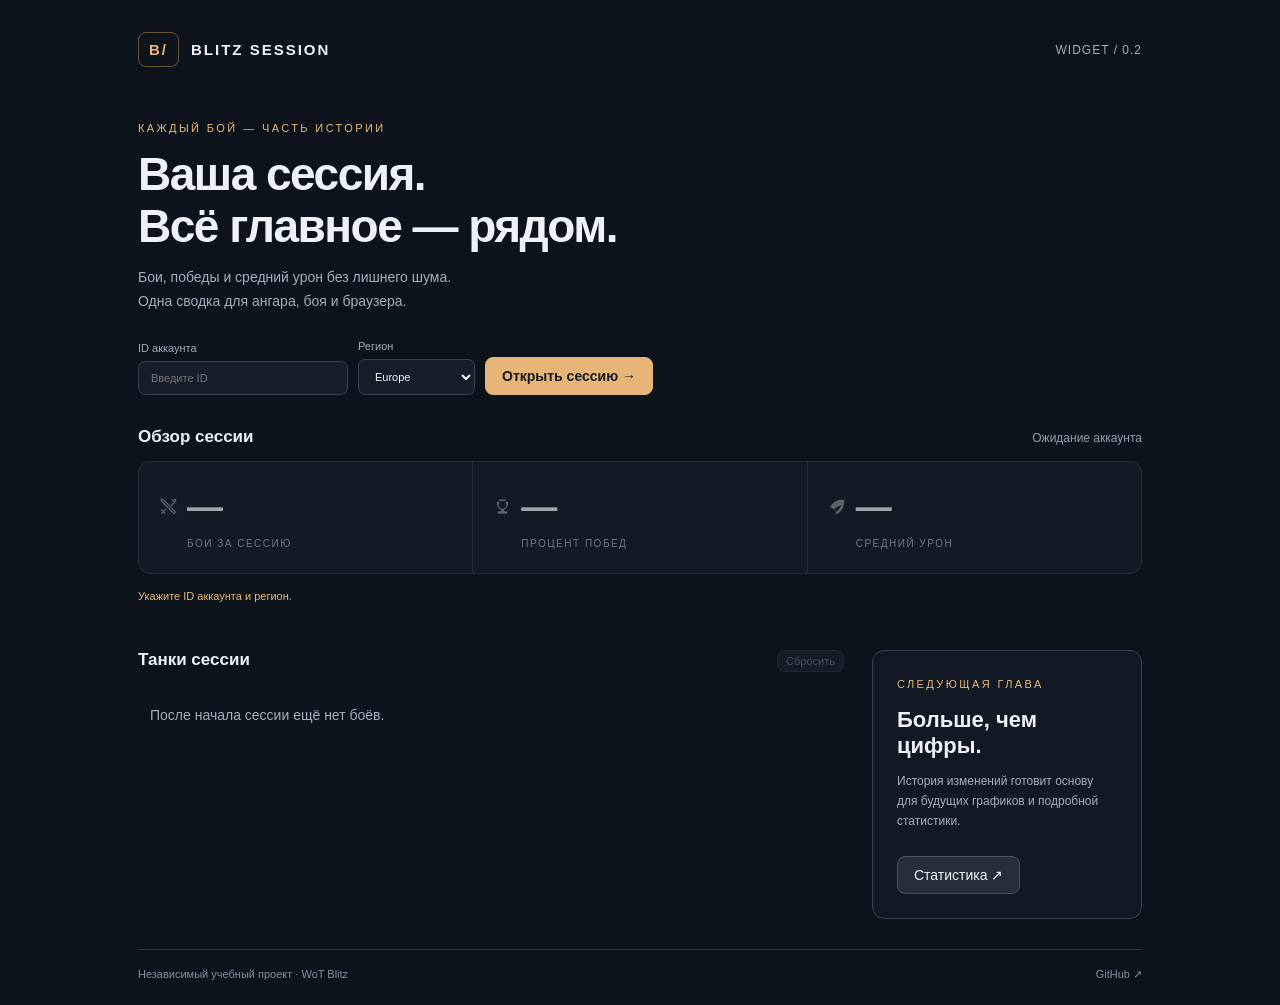
<file: index.html>
<!doctype html>
<html lang="ru"><head><meta charset="utf-8"><meta name="viewport" content="width=device-width,initial-scale=1"><title>Blitz Session · 0.2</title><link rel="stylesheet" href="style.css?v=07"></head>
<body class="browser"><main class="shell">
<header class="site-header browser-only"><a class="brand" href="index.html"><span class="brand-mark">B/</span>BLITZ SESSION</a><span>WIDGET / 0.2</span></header>
<div class="hero browser-only"><span class="eyebrow">Каждый бой — часть истории</span><h1>Ваша сессия.<br>Всё главное — рядом.</h1><p>Бои, победы и средний урон без лишнего шума.<br>Одна сводка для ангара, боя и браузера.</p></div>
<form id="accountForm" class="account-form browser-only"><label>ID аккаунта<input id="accountInput" name="account_id" inputmode="numeric" pattern="[0-9]+" placeholder="Введите ID" required></label><label>Регион<select id="realmInput" name="game_realm"><option value="eu">Europe</option><option value="na">North America</option><option value="asia">Asia</option></select></label><button type="submit">Открыть сессию →</button></form>
<div class="section-heading browser-only"><h2>Обзор сессии</h2><span class="subtle" id="nickname">Ожидание аккаунта</span></div>
<section class="summary" id="summary" aria-label="Статистика сессии"><div class="stat" title="Бои"><svg class="icon" viewBox="0 0 24 24" aria-hidden="true"><path d="m5 3 16 16-2 2L3 5V3h2Zm14 0h2v2l-6 6M9 15l-6 6m0-5 5 5m8-18 5 5"/></svg><strong id="sessionBattles">—</strong><span class="label">Бои за сессию</span></div><div class="stat" title="Процент побед"><svg class="icon icon-solid" viewBox="0 0 24 24" aria-hidden="true"><path d="M8 3h8v3h3v2c0 4-2 7-5 8v2h4v3H6v-3h4v-2c-3-1-5-4-5-8V6h3V3Zm0 6H7c0 3 1 5 5 6 4-1 5-3 5-6h-1V5H8v4Z"/></svg><strong id="sessionWinRate">—</strong><span class="label">Процент побед</span></div><div class="stat" title="Средний урон"><svg class="icon icon-solid" viewBox="0 0 24 24" aria-hidden="true"><path d="M3 12c3-5 7-8 13-9l5 1-1 5c-1 6-4 10-9 13l-3-6-5-3Zm5 3 2 4c3-2 5-5 7-9l-6 3-3 2Z"/></svg><strong id="sessionAvgDamage">—</strong><span class="label">Средний урон</span></div></section>
<button id="hangarResetButton" class="hangar-reset" type="button" aria-label="Сбросить сессию" title="Перезапустить обновление сессии" disabled><svg viewBox="0 0 24 24" aria-hidden="true"><path d="M20 11a8 8 0 1 0 1 4M20 5v6h-6"/></svg></button>
<div id="errorLine" class="status" role="status"></div>
<div class="workspace browser-only"><section class="tank-section"><div class="section-heading"><h2>Танки сессии</h2><button id="resetButton" class="reset-button" type="button" title="Сброс общей сессии на всех устройствах" disabled>Сбросить</button></div><div id="tankList" class="tank-list"></div></section><aside class="future"><span class="eyebrow">Следующая глава</span><h2>Больше, чем цифры.</h2><p>История изменений готовит основу для будущих графиков и подробной статистики.</p><a class="button" href="coming-soon.html">Статистика ↗</a></aside></div>
<footer class="browser-only"><span>Независимый учебный проект · WoT Blitz</span><a href="https://github.com/Vladollars/blitz-session-widget">GitHub ↗</a></footer>
</main><script src="config.js?v=07"></script><script src="frontend.js?v=07"></script></body></html>
</file>
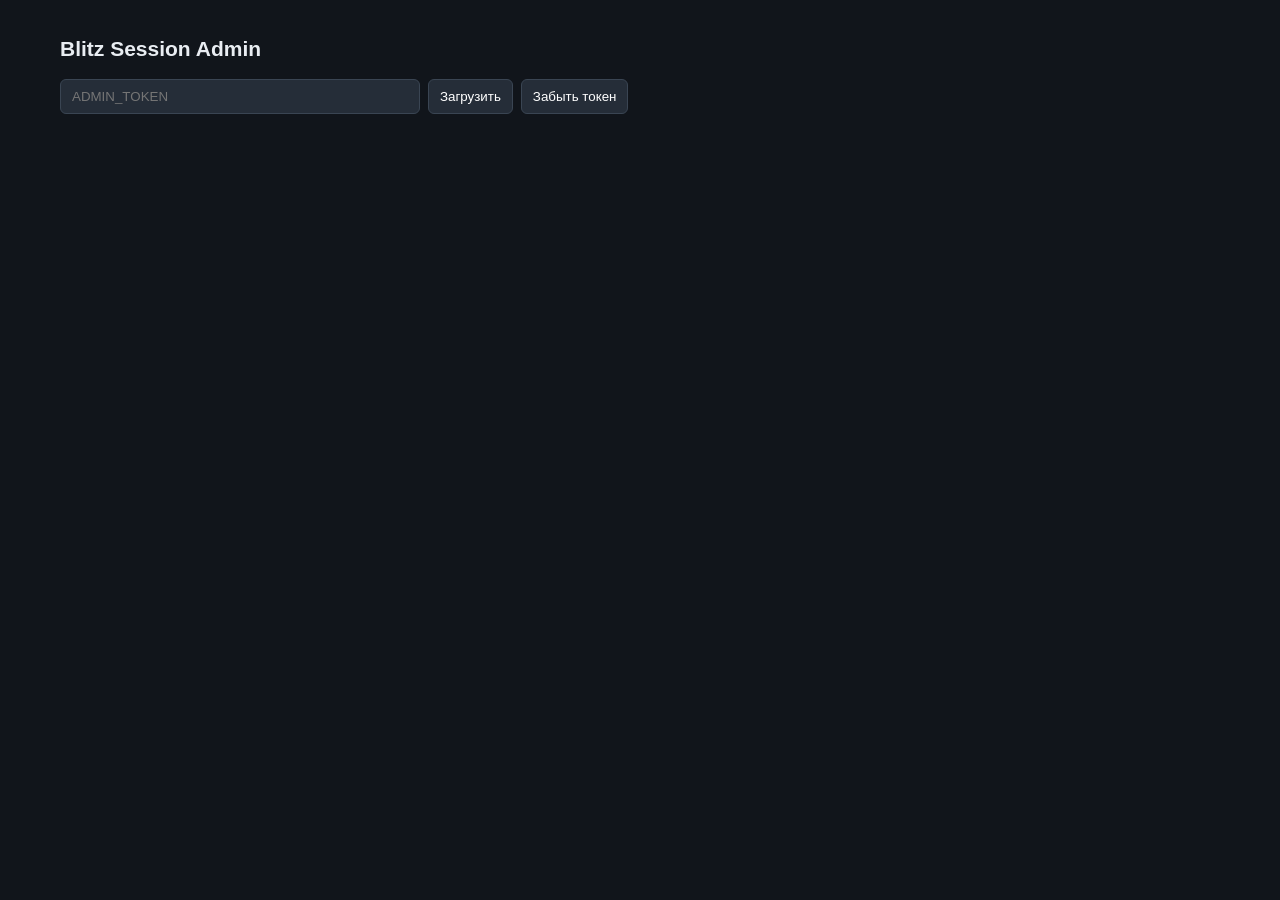
<file: admin.html>
<!doctype html>
<html lang="ru">
<head>
<meta charset="utf-8">
<meta name="viewport" content="width=device-width,initial-scale=1">
<title>Blitz Session Admin</title>
<style>
*{box-sizing:border-box}body{margin:0;background:#11151b;color:#e9edf2;font:14px Arial,sans-serif}main{max-width:1200px;margin:0 auto;padding:20px}.top{display:flex;gap:8px;align-items:center;flex-wrap:wrap}.card{background:#1c222b;border-radius:8px;padding:12px 16px}.stat{font-size:26px;font-weight:bold}.muted{color:#8993a1;font-size:12px}input,button{background:#252d38;color:#fff;border:1px solid #3a4553;border-radius:6px;padding:9px 11px}input{min-width:360px}button{cursor:pointer}table{width:100%;border-collapse:collapse;margin-top:16px;background:#181e26}th,td{padding:8px 10px;border-bottom:1px solid #2a333f;text-align:left;white-space:nowrap}th{color:#aeb8c5}#err{color:#ff8d8d;margin-top:12px;white-space:pre-wrap}.groups{display:flex;gap:12px;flex-wrap:wrap;margin-top:14px}.groups .card{min-width:220px}pre{margin:6px 0 0;white-space:pre-wrap}@media(max-width:700px){input{min-width:100%;width:100%}.tablewrap{overflow:auto}}
</style>
</head>
<body>
<main>
<h2>Blitz Session Admin</h2>
<div class="top">
<input id="token" type="password" placeholder="ADMIN_TOKEN">
<button id="load">Загрузить</button>
<button id="forget">Забыть токен</button>
</div>
<div id="err"></div>
<div id="summary" class="groups"></div>
<div id="groups" class="groups"></div>
<div class="tablewrap"><table id="users" hidden><thead><tr><th>Nickname</th><th>Account ID</th><th>Realm</th><th>Platform</th><th>Distribution</th><th>Version</th><th>First seen</th><th>Last seen</th><th>Requests</th></tr></thead><tbody></tbody></table></div>
</main>
<script src="config.js?v=obs011"></script>
<script>
(function(){
var api=String(window.BLITZ_SESSION_API||"").replace(/\/+$/,"");var ti=document.getElementById("token"),err=document.getElementById("err"),sum=document.getElementById("summary"),groups=document.getElementById("groups"),table=document.getElementById("users"),body=table.querySelector("tbody");
try{ti.value=sessionStorage.getItem("blitz-admin-token")||""}catch(e){}
function dt(v){if(!v)return"-";try{return new Date(Number(v)).toLocaleString()}catch(e){return String(v)}}
function esc(v){return String(v==null?"":v).replace(/[&<>\"]/g,function(c){return{"&":"&amp;","<":"&lt;",">":"&gt;",'\"':"&quot;"}[c]})}
function card(label,value){return'<div class="card"><div class="stat">'+esc(value)+'</div><div class="muted">'+esc(label)+'</div></div>'}
function group(title,arr,key){var lines=(arr||[]).map(function(x){return x[key]+": "+x.users+" users / "+x.requests+" req"}).join("\n")||"-";return'<div class="card"><b>'+esc(title)+'</b><pre>'+esc(lines)+'</pre></div>'}
function load(){var token=ti.value.trim();err.textContent="";if(!token){err.textContent="Нужен ADMIN_TOKEN";return}try{sessionStorage.setItem("blitz-admin-token",token)}catch(e){}var x=new XMLHttpRequest();x.onreadystatechange=function(){if(x.readyState!==4)return;if(x.status<200||x.status>=300){err.textContent="HTTP "+x.status+"\n"+x.responseText;return}var d;try{d=JSON.parse(x.responseText)}catch(e){err.textContent="JSON parse error";return}sum.innerHTML=card("Всего пользователей",d.summary.total_users)+card("Активны 24ч",d.summary.active_24h)+card("Активны 7д",d.summary.active_7d);groups.innerHTML=group("Platforms",d.platforms,"platform")+group("Distributions",d.distributions,"distribution")+group("Versions",d.versions,"mod_version");body.innerHTML="";(d.users||[]).forEach(function(u){var tr=document.createElement("tr");tr.innerHTML='<td>'+esc(u.nickname)+'</td><td>'+esc(u.account_id)+'</td><td>'+esc(u.realm)+'</td><td>'+esc(u.platforms)+'</td><td>'+esc(u.distributions)+'</td><td>'+esc(u.versions)+'</td><td>'+esc(dt(u.first_seen))+'</td><td>'+esc(dt(u.last_seen))+'</td><td>'+esc(u.requests)+'</td>';body.appendChild(tr)});table.hidden=false};x.open("GET",api+"/admin/stats?_ts="+Date.now(),true);x.setRequestHeader("Authorization","Bearer "+token);x.send(null)}
document.getElementById("load").onclick=load;document.getElementById("forget").onclick=function(){ti.value="";try{sessionStorage.removeItem("blitz-admin-token")}catch(e){}};if(ti.value)load();
})();
</script>
</body></html>
</file>
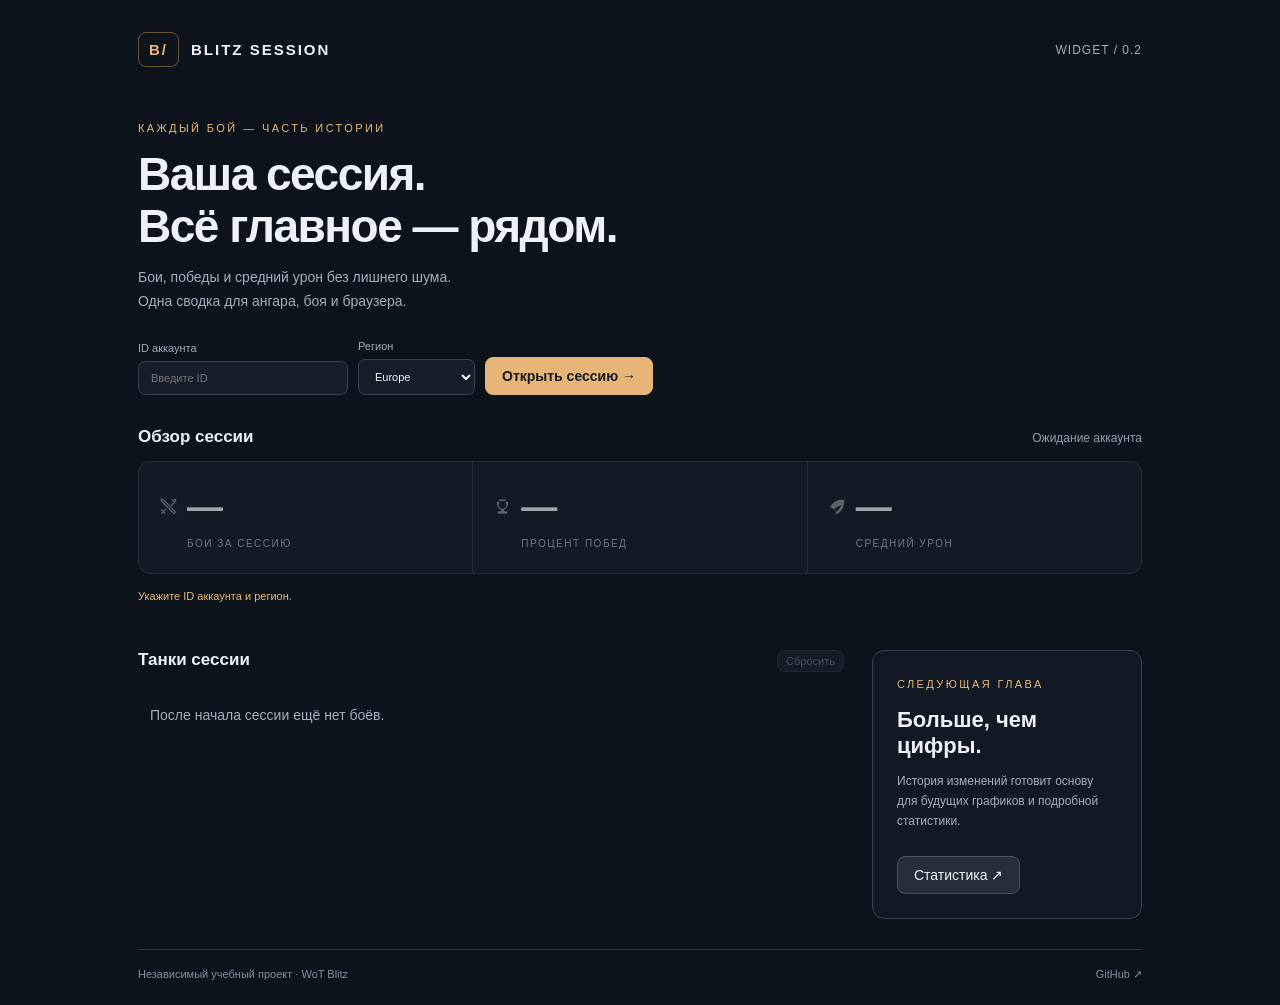
<file: summary.html>
<!doctype html>
<html lang="ru"><head><meta charset="utf-8"><meta name="viewport" content="width=device-width,initial-scale=1"><title>Blitz Session · 0.2</title><link rel="stylesheet" href="style.css?v=07"></head>
<body class="browser"><main class="shell">
<header class="site-header browser-only"><a class="brand" href="index.html"><span class="brand-mark">B/</span>BLITZ SESSION</a><span>WIDGET / 0.2</span></header>
<div class="hero browser-only"><span class="eyebrow">Каждый бой — часть истории</span><h1>Ваша сессия.<br>Всё главное — рядом.</h1><p>Бои, победы и средний урон без лишнего шума.<br>Одна сводка для ангара, боя и браузера.</p></div>
<form id="accountForm" class="account-form browser-only"><label>ID аккаунта<input id="accountInput" name="account_id" inputmode="numeric" pattern="[0-9]+" placeholder="Введите ID" required></label><label>Регион<select id="realmInput" name="game_realm"><option value="eu">Europe</option><option value="na">North America</option><option value="asia">Asia</option></select></label><button type="submit">Открыть сессию →</button></form>
<div class="section-heading browser-only"><h2>Обзор сессии</h2><span class="subtle" id="nickname">Ожидание аккаунта</span></div>
<section class="summary" id="summary" aria-label="Статистика сессии"><div class="stat" title="Бои"><svg class="icon" viewBox="0 0 24 24" aria-hidden="true"><path d="m5 3 16 16-2 2L3 5V3h2Zm14 0h2v2l-6 6M9 15l-6 6m0-5 5 5m8-18 5 5"/></svg><strong id="sessionBattles">—</strong><span class="label">Бои за сессию</span></div><div class="stat" title="Процент побед"><svg class="icon icon-solid" viewBox="0 0 24 24" aria-hidden="true"><path d="M8 3h8v3h3v2c0 4-2 7-5 8v2h4v3H6v-3h4v-2c-3-1-5-4-5-8V6h3V3Zm0 6H7c0 3 1 5 5 6 4-1 5-3 5-6h-1V5H8v4Z"/></svg><strong id="sessionWinRate">—</strong><span class="label">Процент побед</span></div><div class="stat" title="Средний урон"><svg class="icon icon-solid" viewBox="0 0 24 24" aria-hidden="true"><path d="M3 12c3-5 7-8 13-9l5 1-1 5c-1 6-4 10-9 13l-3-6-5-3Zm5 3 2 4c3-2 5-5 7-9l-6 3-3 2Z"/></svg><strong id="sessionAvgDamage">—</strong><span class="label">Средний урон</span></div></section>
<button id="hangarResetButton" class="hangar-reset" type="button" aria-label="Сбросить сессию" title="Перезапустить обновление сессии" disabled><svg viewBox="0 0 24 24" aria-hidden="true"><path d="M20 11a8 8 0 1 0 1 4M20 5v6h-6"/></svg></button>
<div id="errorLine" class="status" role="status"></div>
<div class="workspace browser-only"><section class="tank-section"><div class="section-heading"><h2>Танки сессии</h2><button id="resetButton" class="reset-button" type="button" title="Сброс общей сессии на всех устройствах" disabled>Сбросить</button></div><div id="tankList" class="tank-list"></div></section><aside class="future"><span class="eyebrow">Следующая глава</span><h2>Больше, чем цифры.</h2><p>История изменений готовит основу для будущих графиков и подробной статистики.</p><a class="button" href="coming-soon.html">Статистика ↗</a></aside></div>
<footer class="browser-only"><span>Независимый учебный проект · WoT Blitz</span><a href="https://github.com/Vladollars/blitz-session-widget">GitHub ↗</a></footer>
</main><script src="config.js?v=07"></script><script src="frontend.js?v=07"></script></body></html>
</file>
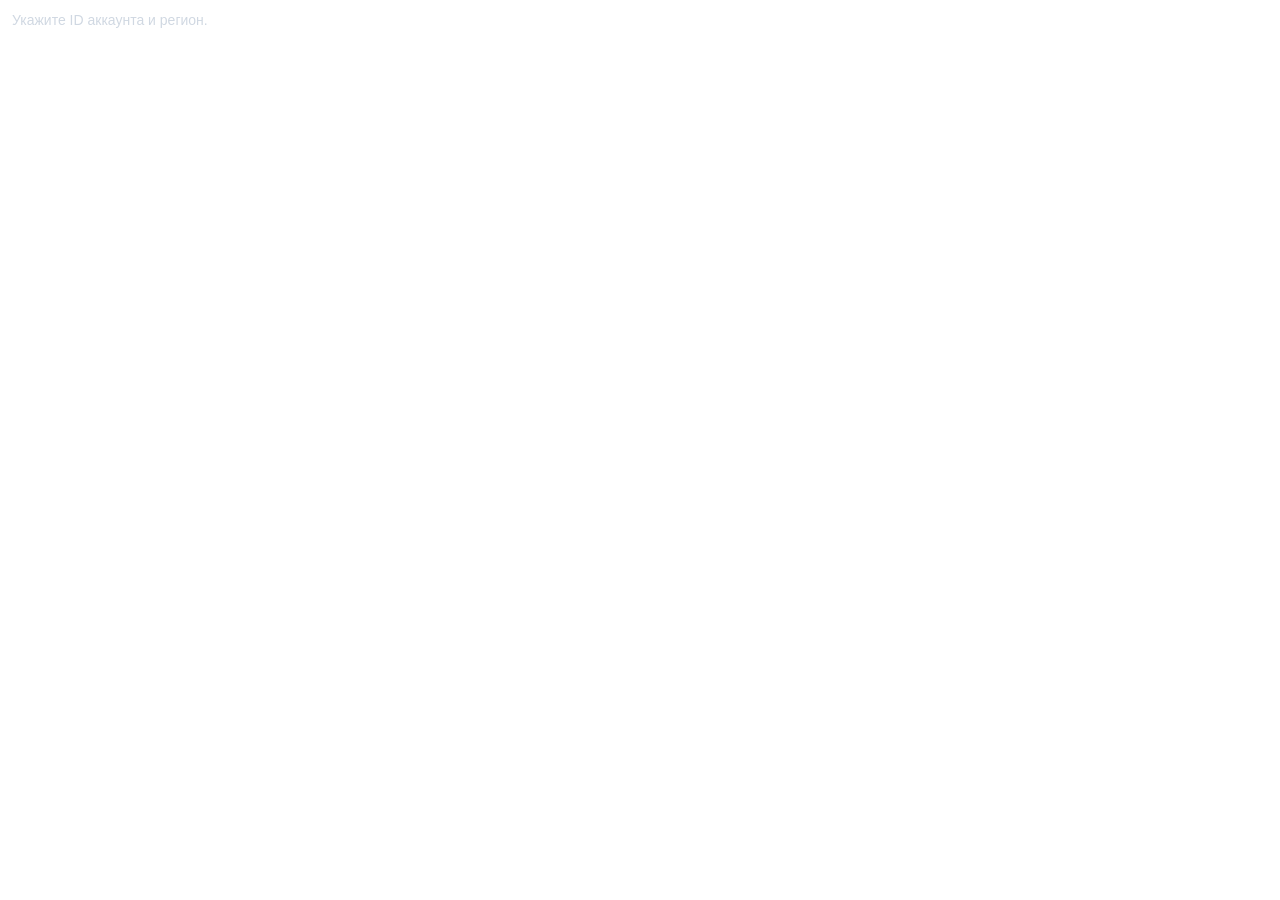
<file: tanks.html>
<!doctype html>
<html lang="ru"><head><meta charset="utf-8"><meta name="viewport" content="width=device-width,initial-scale=1"><title>Blitz Session · 0.2</title><link rel="stylesheet" href="style.css?v=07"></head><body class="sidebar"><main class="shell"><section class="tank-section"><div id="errorLine" class="status" role="status">Загрузка…</div><div id="tankList" class="tank-list"></div></section></main><script src="config.js?v=07"></script><script src="frontend.js?v=07"></script></body></html>
</file>
<file: style.css>
* { box-sizing: border-box; }
html, body { margin: 0; width: 100%; color: #eef2f6; background: transparent; font-family: Arial, Helvetica, sans-serif; }
body { font-size: 14px; }
a { color: inherit; text-decoration: none; }
button, input, select { font: inherit; }
button, .button { cursor: pointer; color: #eef2f6; background: #252e39; border: 1px solid #455262; border-radius: 8px; padding: 10px 16px; }
button:disabled { opacity: .35; cursor: default; }
button:focus, a:focus, input:focus, select:focus { outline: 2px solid #a3c5fa; outline-offset: 2px; }
.browser { background: #0d131b; min-height: 100vh; }
.browser .shell { max-width: 1080px; margin: 0 auto; padding: 32px 38px 24px; }
.site-header { display: flex; justify-content: space-between; align-items: center; color: #a4afbc; font-size: 12px; letter-spacing: 1px; }
.brand { display: flex; align-items: center; color: #f1f4f8; font-size: 15px; font-weight: bold; letter-spacing: 2px; }
.brand-mark { color: #eab776; border: 1px solid #6a5134; border-radius: 8px; padding: 8px 10px; margin-right: 12px; }
.hero { margin: 52px 0 26px; }
.eyebrow { color: #eab776; font-size: 11px; letter-spacing: 2.4px; text-transform: uppercase; }
h1 { font-size: 46px; line-height: 1.12; margin: 14px 0; font-weight: 600; letter-spacing: -1.5px; }
.hero p { color: #a4afbc; line-height: 1.7; max-width: 570px; }
.account-form { display: flex; flex-wrap: wrap; align-items: end; margin: 24px 0; }
.account-form label { color: #a4afbc; font-size: 11px; margin: 0 10px 8px 0; }
.account-form input, .account-form select { display: block; margin-top: 7px; padding: 10px 12px; border: 1px solid #354151; border-radius: 7px; background: #151e29; color: #f2f4f7; }
.account-form input { width: 210px; }
.account-form button { background: #e7b578; color: #161a20; border-color: #e7b578; margin-bottom: 8px; font-weight: bold; }
.section-heading { display: flex; justify-content: space-between; align-items: baseline; margin: 22px 0 14px; }
h2 { font-size: 17px; margin: 0; }
.subtle { color: #939fac; font-size: 12px; }
.reset-button { color: #aebbc9; font-size: 11px; line-height: 14px; padding: 3px 8px; }
.summary { display: flex; width: 100%; }
.stat { flex: 1; min-width: 0; display: flex; align-items: center; justify-content: center; }
.stat strong { min-width: 0; display: block; font-variant-numeric: tabular-nums; white-space: nowrap; }
.icon { display: block; width: 19px; height: 19px; margin-right: 9px; opacity: .52; fill: none; stroke: currentColor; stroke-width: 1.6; }
.icon-solid { fill: currentColor; stroke: none; }
.stat .label { display: none; }
.browser .summary { border: 1px solid #303b49; border-radius: 12px; background: #171f2a; }
.browser .stat { padding: 24px 20px; flex-wrap: wrap; justify-content: flex-start; }
.browser .stat + .stat { border-left: 1px solid #303b49; }
.browser .stat strong { font-size: 36px; }
.browser .stat .label { display: block; width: 100%; margin: 10px 0 0 28px; font-size: 10px; text-transform: uppercase; letter-spacing: 1.5px; color: #a4afbc; }
.browser .workspace { display: flex; align-items: flex-start; margin-top: 24px; }
.browser .tank-section { flex: 1; min-width: 0; }
.future { width: 270px; margin-left: 28px; margin-top: 22px; padding: 24px; border: 1px solid #354151; border-radius: 12px; background: #111a24; }
.future h2 { margin: 16px 0 12px; font-size: 22px; }
.future p { color: #a4afbc; line-height: 1.7; font-size: 12px; }
.future .button { display: inline-block; margin-top: 12px; }
.tank { padding: 12px 14px; border-bottom: 1px solid rgba(255,255,255,.08); background: rgba(22,30,40,.68); }
.tank-name { display: block; overflow-wrap: anywhere; word-wrap: break-word; font-weight: bold; font-size: 13px; line-height: 17px; }
.tank-stats { display: flex; justify-content: space-between; margin-top: 8px; color: #c3ccd7; font-size: 12px; font-variant-numeric: tabular-nums; }
.pager { display: flex; align-items: center; justify-content: center; margin-top: 12px; }
.pager button { padding: 5px 12px; }
.pager span { margin: 0 16px; color: #a4afbc; font-size: 11px; }
.status { color: #919fae; font-size: 11px; line-height: 16px; margin-top: 14px; }
.warning { color: #eab776; }
.empty { display: block; padding: 18px 12px; color: #a4afbc; line-height: 1.6; }
footer { margin-top: 30px; border-top: 1px solid #283441; padding-top: 18px; color: #82909f; font-size: 11px; display: flex; justify-content: space-between; }
.rate-red { color: #ff7077; } .rate-white { color: #f4f5f7; } .rate-green { color: #6edb99; } .rate-blue { color: #78b7ff; } .rate-purple { color: #ce97ff; } .rate-neutral { color: #aab7c7; }
.hangar, .battle { overflow: hidden; height: 100vh; }
.hangar .shell, .battle .shell { padding: 0; width: 100%; height: 100%; }
.hangar .shell { position: relative; }
.hangar-reset { display: none; }
.hangar .hangar-reset { display: flex; align-items: center; justify-content: center; position: absolute; right: 0; top: 6px; width: 36px; height: 36px; padding: 7px; border: 1px solid rgba(255,255,255,.14); border-radius: 3px; background: rgba(175,42,35,.88); color: #fff; }
.hangar-reset svg { width: 20px; height: 20px; fill: none; stroke: currentColor; stroke-width: 2; opacity: .9; }
.hangar-reset:disabled { opacity: .65; }
.hangar-reset:focus { outline-offset: -3px; }
.hangar .browser-only, .battle .browser-only, .sidebar .browser-only { display: none; }
.hangar .summary, .battle .summary { height: 100%; background: rgba(10,17,25,.52); border-radius: 5px; }
.hangar .summary { width: calc(100% - 42px); }
.hangar .stat + .stat, .battle .stat + .stat { border-left: 1px solid rgba(255,255,255,.10); }
.hangar .stat { padding: 0 8px; flex-direction: row; }
.hangar .stat strong { font-size: 21px; max-width: calc(100% - 24px); }
.hangar .icon { flex-shrink: 0; width: 17px; height: 17px; margin: 0 0 0 7px; }
.battle .summary { display: grid; grid-template-columns: repeat(3, minmax(0, 1fr)); min-height: 30px; }
.battle .stat { width: auto; min-width: 0; height: 30px; padding: 0 5px; flex-direction: row; align-items: center; justify-content: center; }
.battle .stat strong { display: flex; align-items: center; height: 20px; font-family: Arial, Helvetica, sans-serif; font-size: 16px; font-weight: 700; line-height: 20px; letter-spacing: 0; max-width: calc(100% - 20px); }
.battle .icon { flex-shrink: 0; width: 13px; height: 13px; margin: 0 0 0 7px; }
.hangar .status, .battle .status { display: none; }
.summary[data-stale=true] { opacity: .65; }
.sidebar { overflow: hidden; height: 100vh; }
.sidebar .shell { padding: 12px; height: 100%; }
.sidebar #summary { display: none; }
.sidebar .workspace { display: block; }
.sidebar .future { display: none; }
.sidebar .section-heading { margin: 0; }
.sidebar h2 { display: none; }
.sidebar .tank { padding: 7px 10px; min-height: 56px; margin-bottom: 3px; border-radius: 5px; }
.sidebar .tank-name { font-size: 16px; line-height: 18px; }
.sidebar .tank-stats { margin-top: 5px; font-size: 14px; line-height: 17px; }
.sidebar .status { margin: 0 0 8px; color: #d0d8e2; font-size: 14px; line-height: 17px; }
.sidebar .tank-list { height: calc(100vh - 62px); overflow-y: auto; overscroll-behavior: contain; scrollbar-width: thin; scrollbar-color: rgba(255,255,255,.22) transparent; } .sidebar .tank-list::-webkit-scrollbar { width: 5px; } .sidebar .tank-list::-webkit-scrollbar-thumb { background: rgba(255,255,255,.22); border-radius: 5px; }
.coming { margin: 0; background: transparent; min-height: 100vh; display: flex; align-items: center; justify-content: center; padding: 24px; text-align: center; }
.coming main { max-width: 460px; }
.coming h1 { font-size: 34px; }
.coming p { color: #a4afbc; line-height: 1.7; }
.coming .brand-mark { display: inline-block; margin: 0 0 24px; }
@media(max-width:680px) {
  .browser .shell { padding: 22px 18px; }
  h1 { font-size: 36px; }
  .hero { margin-top: 36px; }
  .browser .workspace { display: block; }
  .future { width: 100%; margin: 24px 0 0; }
  .browser .stat { padding: 18px 8px; }
  .browser .stat strong { font-size: 24px; }
  .browser .stat .label { margin-left: 0; font-size: 8px; }
  .browser .stat .icon { width: 14px; margin-right: 5px; }
}
.chart-card { margin-top: 22px; padding: 15px; text-align: left; border: 1px solid rgba(255,255,255,.14); border-radius: 10px; background: rgba(17,26,36,.72); }
.chart-title, .chart-legend { display: flex; justify-content: space-between; align-items: center; color: #eef2f6; font-size: 11px; }
.chart-title span, .chart-legend { color: #9daaba; font-size: 10px; }
.chart { display: block; width: 100%; height: 92px; margin-top: 12px; overflow: visible; }
.chart-grid { fill: none; stroke: rgba(255,255,255,.10); stroke-width: 1; }
.chart-line { fill: none; stroke: #ce97ff; stroke-width: 3; stroke-linecap: round; }
.chart circle { fill: #eab776; }
.chart-legend { margin-top: 8px; }
.coming-stats { display: flex; gap: 8px; margin-top: 10px; }
.coming-stats div { flex: 1; padding: 9px 7px; border-radius: 7px; background: rgba(22,30,40,.68); }
.coming-stats strong, .coming-stats span { display: block; }
.coming-stats strong { font-size: 12px; }
.coming-stats span { margin-top: 3px; color: #9daaba; font-size: 10px; }
</file>
